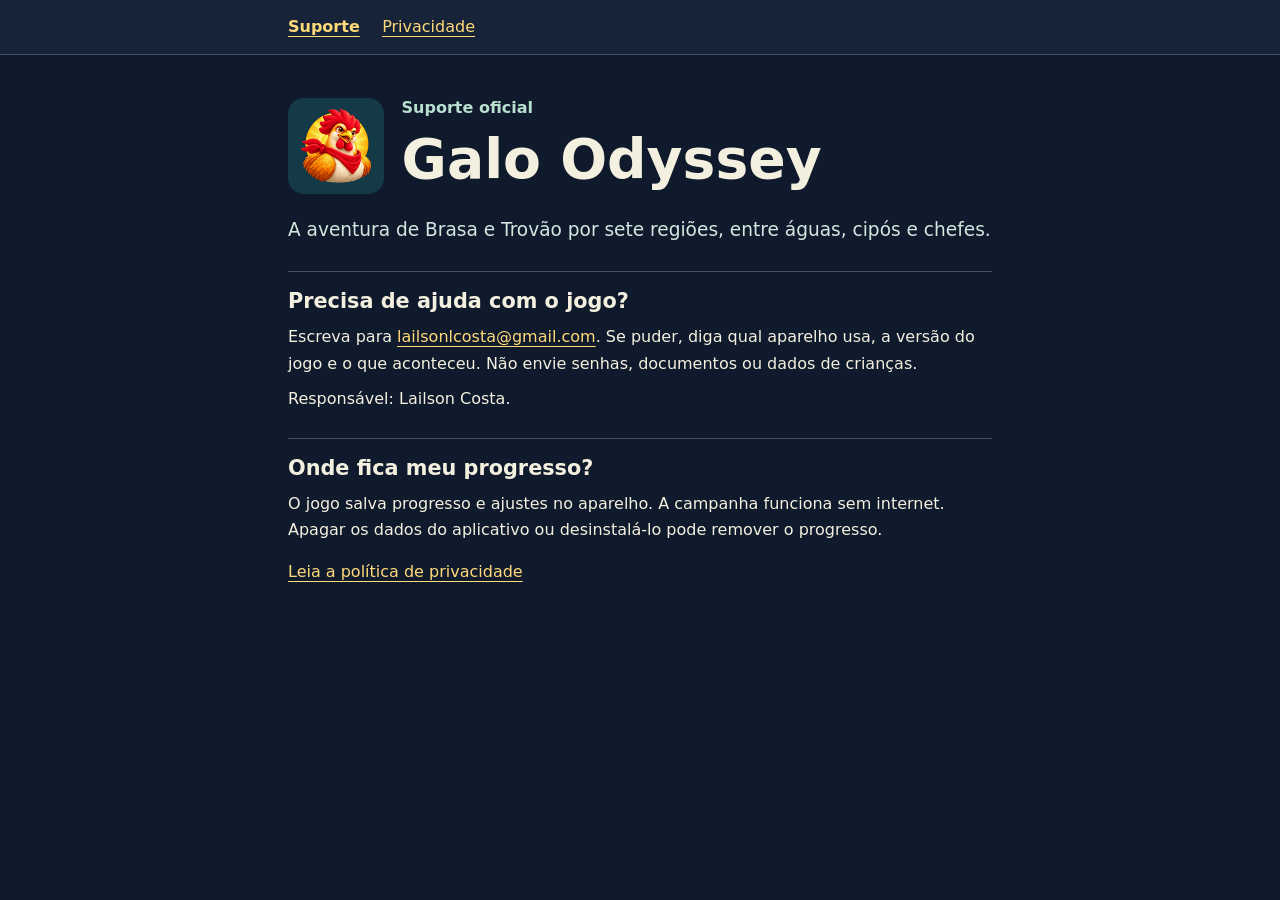
<file: index.html>
<!doctype html>
<html lang="pt-BR">
<head>
  <meta charset="utf-8">
  <meta name="viewport" content="width=device-width, initial-scale=1">
  <meta name="description" content="Suporte oficial e privacidade de Galo Odyssey.">
  <title>Galo Odyssey — Suporte</title>
  <link rel="icon" href="./icon.png">
  <link rel="stylesheet" href="./style.css">
</head>
<body>
  <header><nav aria-label="Navegação"><a href="./" aria-current="page">Suporte</a><a href="./privacidade.html">Privacidade</a></nav></header>
  <main>
    <div class="hero">
      <img src="./icon.png" width="96" height="96" alt="">
      <div><p class="eyebrow">Suporte oficial</p><h1>Galo Odyssey</h1></div>
    </div>
    <p class="lead">A aventura de Brasa e Trovão por sete regiões, entre águas, cipós e chefes.</p>
    <section>
      <h2>Precisa de ajuda com o jogo?</h2>
      <p>Escreva para <a href="mailto:lailsonlcosta@gmail.com">lailsonlcosta@gmail.com</a>. Se puder, diga qual aparelho usa, a versão do jogo e o que aconteceu. Não envie senhas, documentos ou dados de crianças.</p>
      <p>Responsável: Lailson Costa.</p>
    </section>
    <section>
      <h2>Onde fica meu progresso?</h2>
      <p>O jogo salva progresso e ajustes no aparelho. A campanha funciona sem internet. Apagar os dados do aplicativo ou desinstalá-lo pode remover o progresso.</p>
    </section>
    <p><a href="./privacidade.html">Leia a política de privacidade</a></p>
  </main>
</body>
</html>
</file>
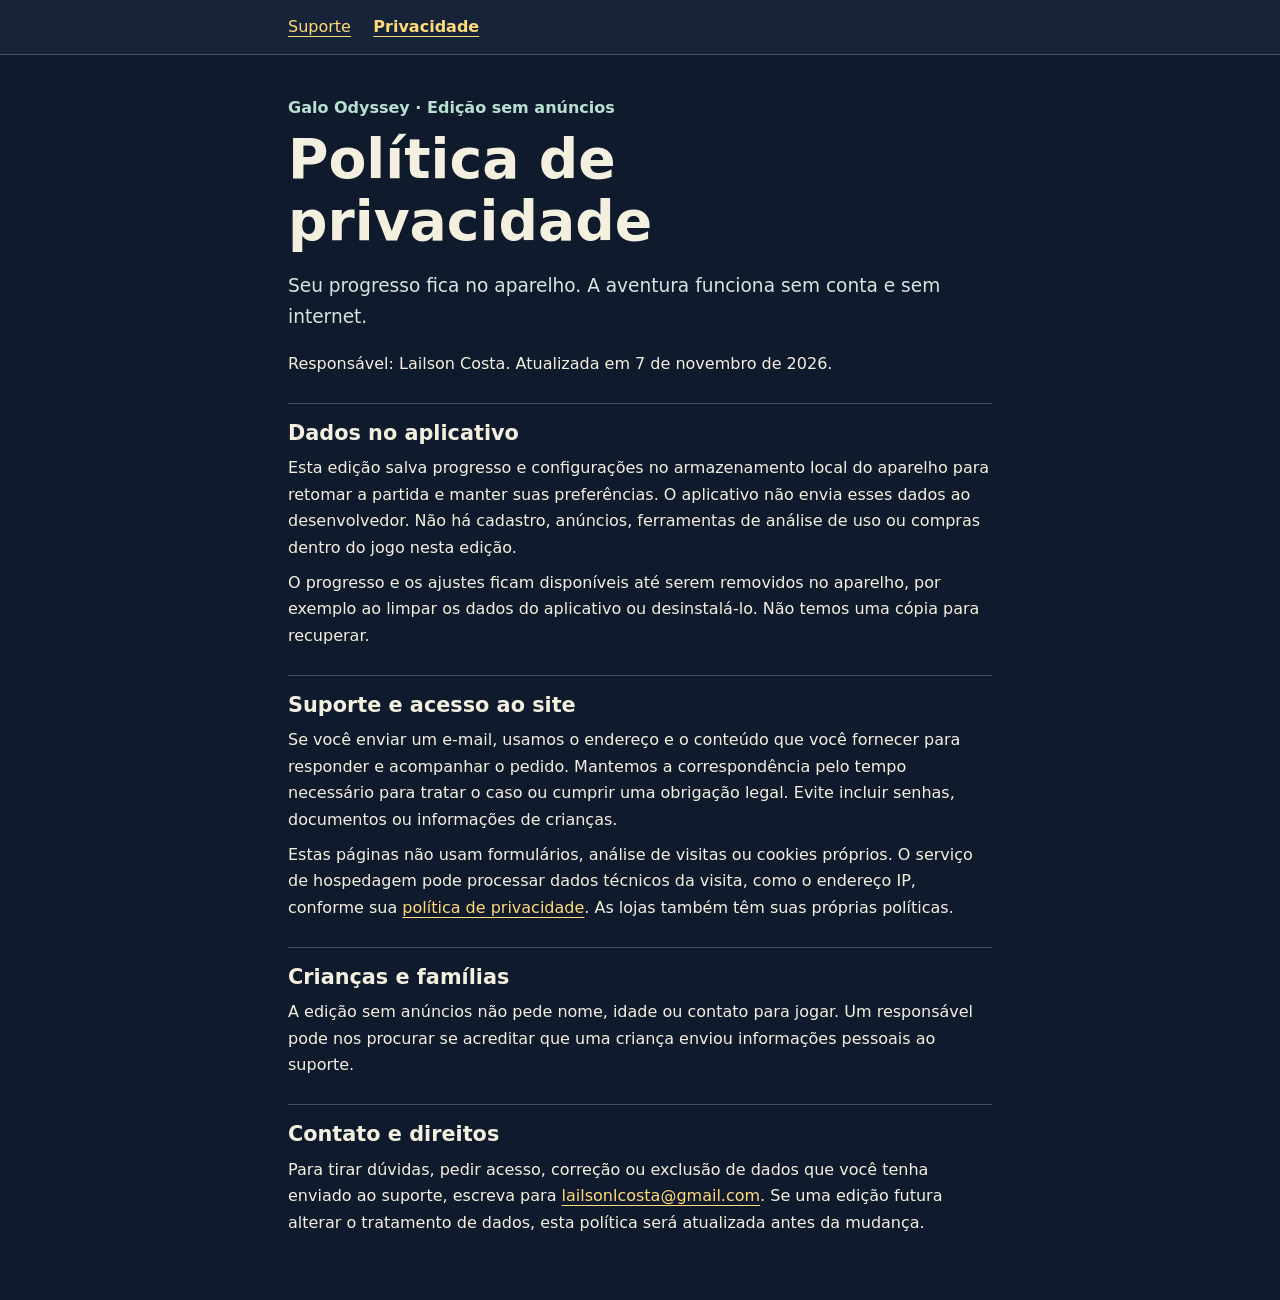
<file: privacidade.html>
<!doctype html>
<html lang="pt-BR">
<head>
  <meta charset="utf-8">
  <meta name="viewport" content="width=device-width, initial-scale=1">
  <meta name="description" content="Como Galo Odyssey trata dados na edição sem anúncios.">
  <title>Política de privacidade — Galo Odyssey</title>
  <link rel="icon" href="./icon.png">
  <link rel="stylesheet" href="./style.css">
</head>
<body>
  <header><nav aria-label="Navegação"><a href="./">Suporte</a><a href="./privacidade.html" aria-current="page">Privacidade</a></nav></header>
  <main>
    <p class="eyebrow">Galo Odyssey · Edição sem anúncios</p>
    <h1>Política de privacidade</h1>
    <p class="lead">Seu progresso fica no aparelho. A aventura funciona sem conta e sem internet.</p>
    <p>Responsável: Lailson Costa. Atualizada em 7 de novembro de 2026.</p>
    <section>
      <h2>Dados no aplicativo</h2>
      <p>Esta edição salva progresso e configurações no armazenamento local do aparelho para retomar a partida e manter suas preferências. O aplicativo não envia esses dados ao desenvolvedor. Não há cadastro, anúncios, ferramentas de análise de uso ou compras dentro do jogo nesta edição.</p>
      <p>O progresso e os ajustes ficam disponíveis até serem removidos no aparelho, por exemplo ao limpar os dados do aplicativo ou desinstalá-lo. Não temos uma cópia para recuperar.</p>
    </section>
    <section>
      <h2>Suporte e acesso ao site</h2>
      <p>Se você enviar um e-mail, usamos o endereço e o conteúdo que você fornecer para responder e acompanhar o pedido. Mantemos a correspondência pelo tempo necessário para tratar o caso ou cumprir uma obrigação legal. Evite incluir senhas, documentos ou informações de crianças.</p>
      <p>Estas páginas não usam formulários, análise de visitas ou cookies próprios. O serviço de hospedagem pode processar dados técnicos da visita, como o endereço IP, conforme sua <a href="https://docs.github.com/site-policy/privacy-policies/github-general-privacy-statement">política de privacidade</a>. As lojas também têm suas próprias políticas.</p>
    </section>
    <section>
      <h2>Crianças e famílias</h2>
      <p>A edição sem anúncios não pede nome, idade ou contato para jogar. Um responsável pode nos procurar se acreditar que uma criança enviou informações pessoais ao suporte.</p>
    </section>
    <section>
      <h2>Contato e direitos</h2>
      <p>Para tirar dúvidas, pedir acesso, correção ou exclusão de dados que você tenha enviado ao suporte, escreva para <a href="mailto:lailsonlcosta@gmail.com">lailsonlcosta@gmail.com</a>. Se uma edição futura alterar o tratamento de dados, esta política será atualizada antes da mudança.</p>
    </section>
  </main>
</body>
</html>
</file>
<file: style.css>
:root { color-scheme: dark; font-family: system-ui, sans-serif; color: #f4f0df; background: #101a2d; }
body { margin: 0; line-height: 1.65; }
header { background: #162338; border-bottom: 1px solid #41526a; }
nav, main { max-width: 44rem; margin: auto; padding: .85rem 1.25rem; }
nav { display: flex; gap: 1.4rem; }
main { padding-block: 2.5rem 4rem; }
a { color: #ffda79; text-underline-offset: .22em; overflow-wrap: anywhere; }
nav [aria-current] { font-weight: 700; }
a:focus-visible { outline: 2px solid #b8e0d1; outline-offset: 4px; }
h1 { margin: .12em 0; font-size: clamp(2rem, 6vw, 3.45rem); line-height: 1.13; }
h2 { font-size: 1.3rem; margin: 0; line-height: 1.3; }
section { border-top: 1px solid #41526a; padding-top: 1rem; margin-top: 1.6rem; }
section p { margin: .55rem 0 0; }
.hero { display: flex; gap: 1.1rem; align-items: center; }
.hero img { border-radius: 1rem; width: clamp(3.75rem, 14vw, 6rem); height: auto; }
.eyebrow { margin: 0; font-weight: 650; color: #b8e0d1; }
.lead { font-size: 1.16rem; color: #d3e6df; }
</file>
